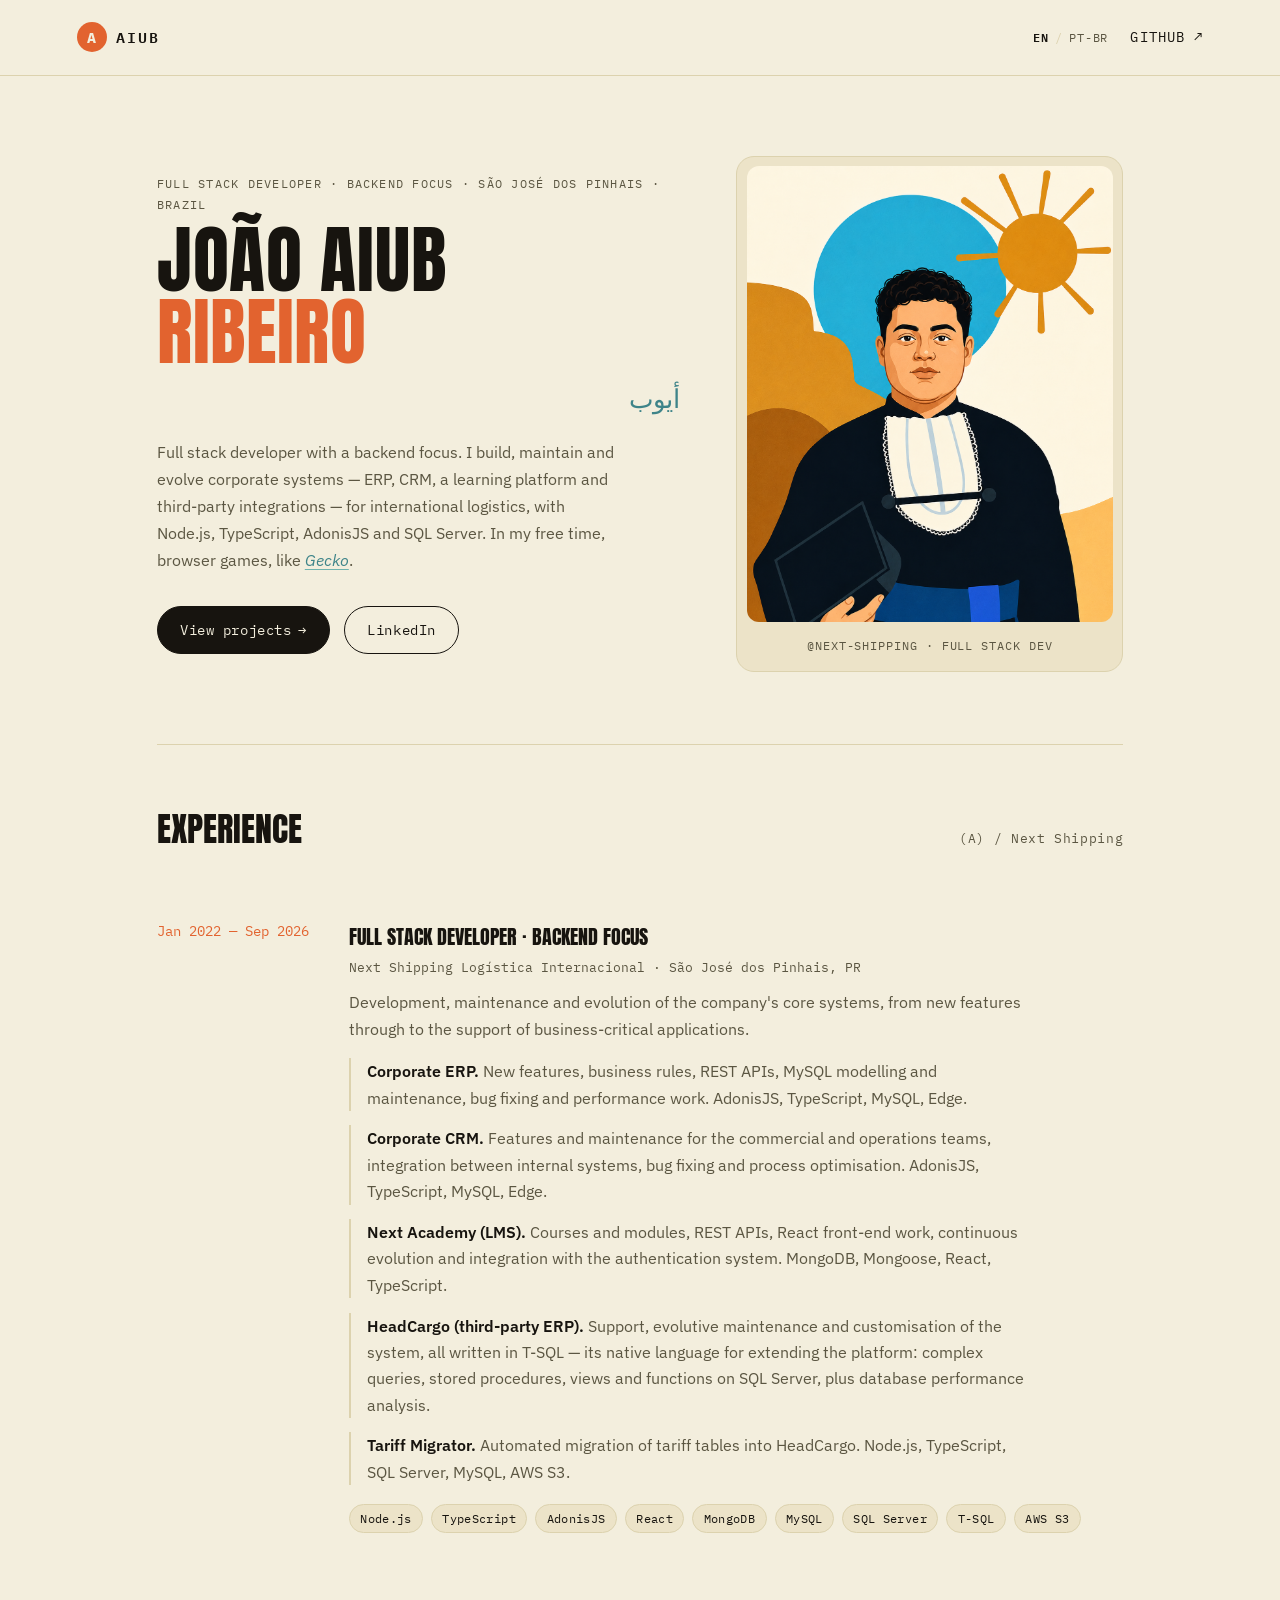
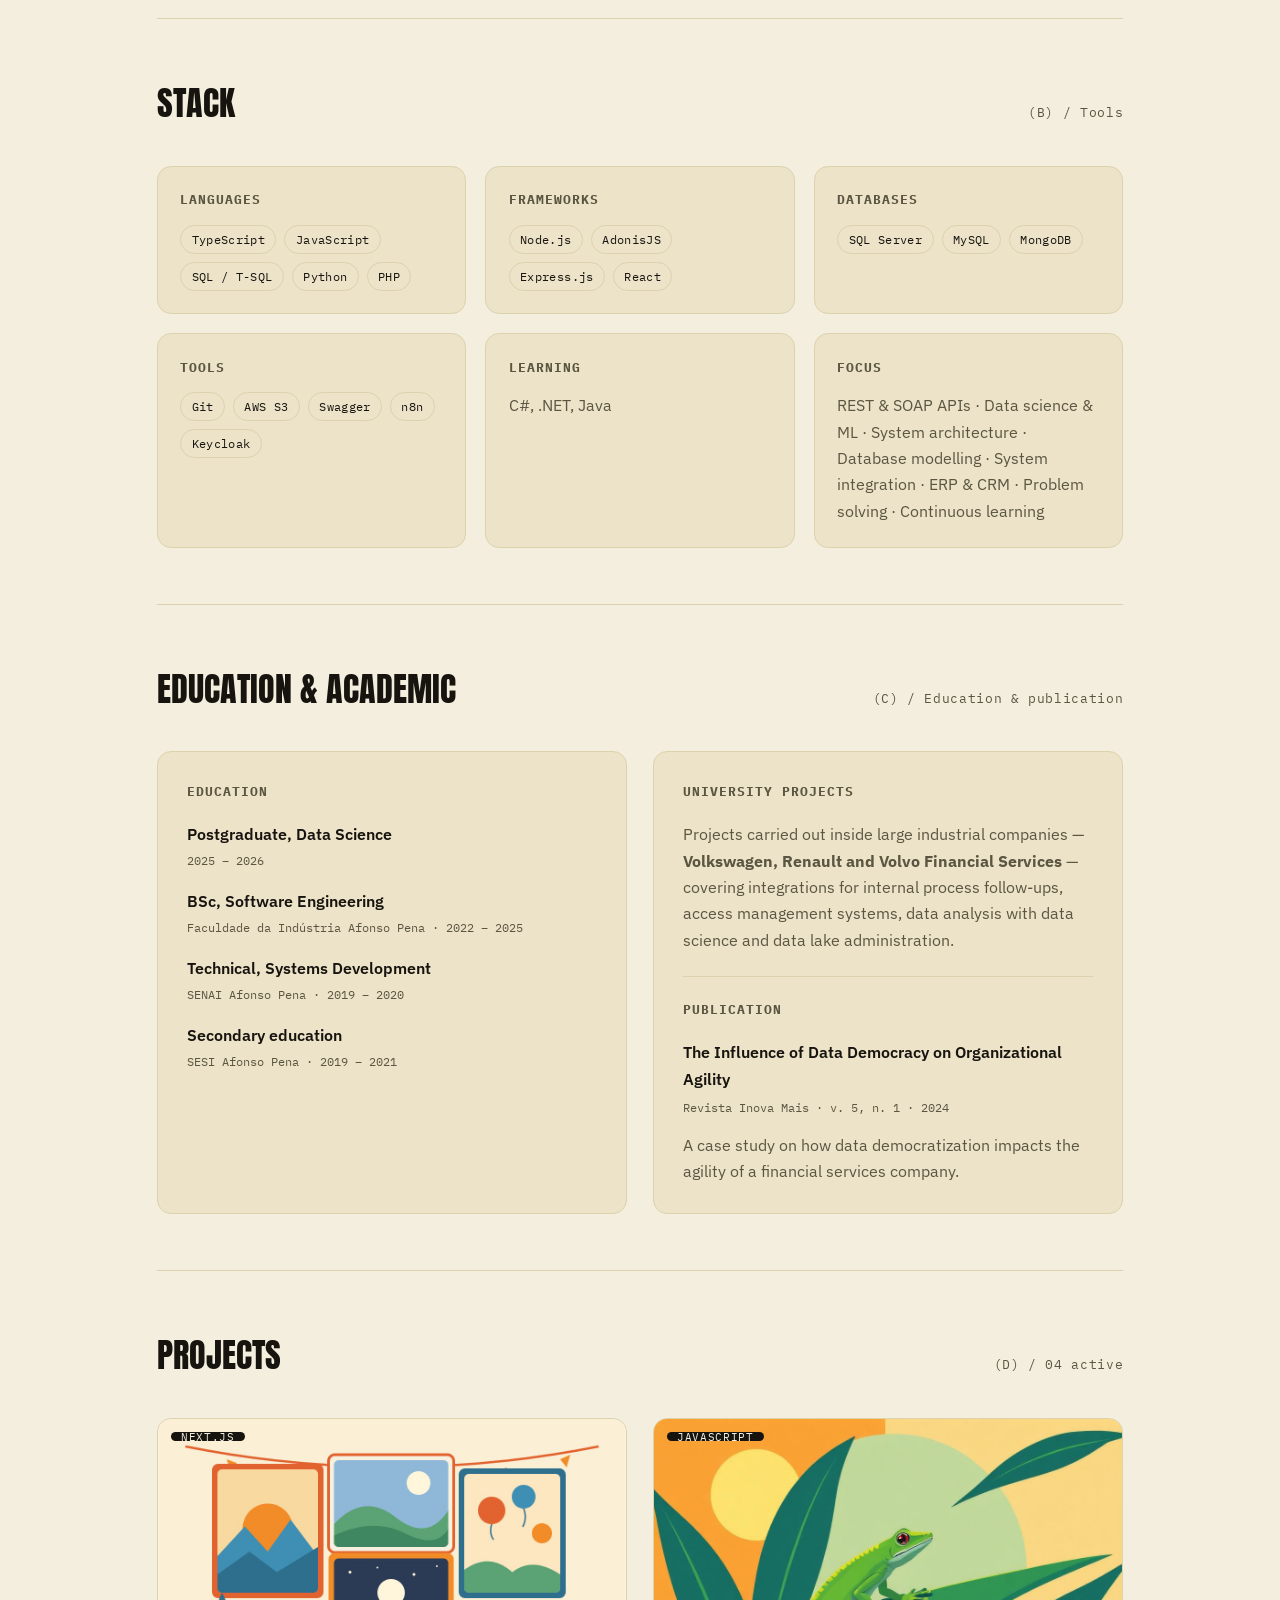
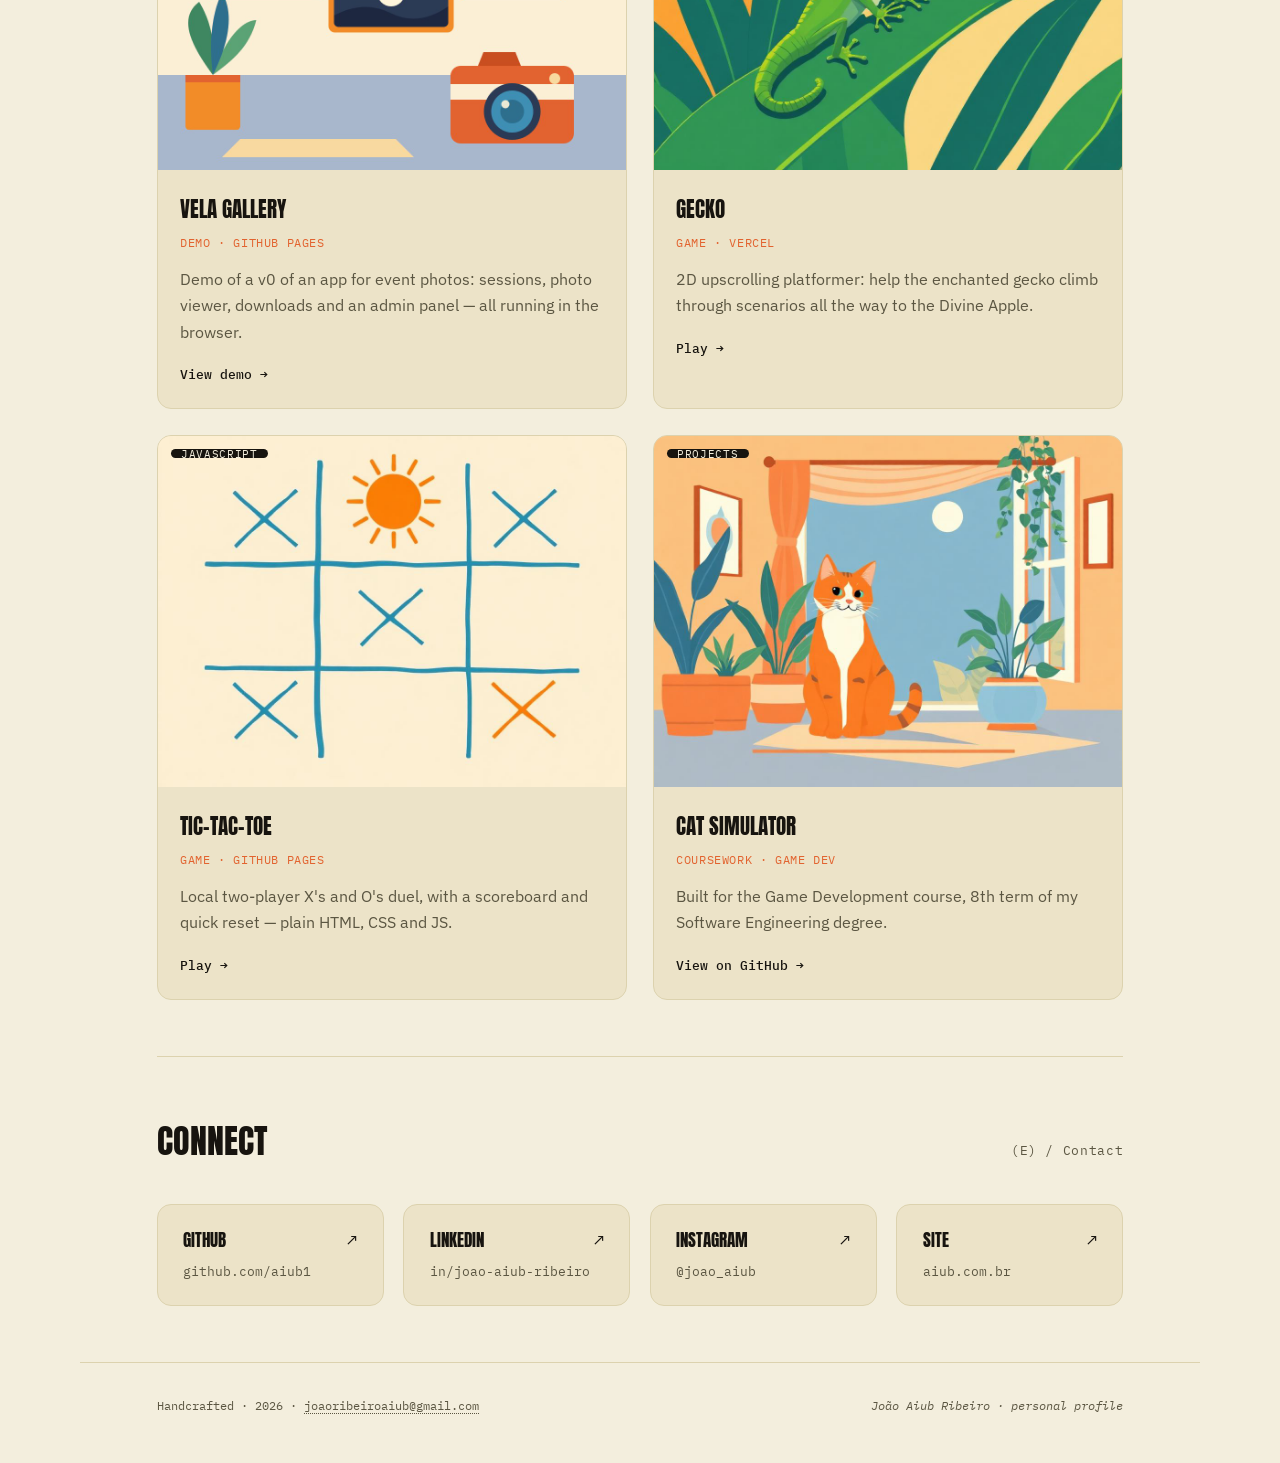
<file: index.html>
<!DOCTYPE html>
<html lang="en">
<head>
<meta charset="UTF-8">
<meta name="viewport" content="width=device-width, initial-scale=1.0">
<title>João Aiub Ribeiro — Full Stack Developer</title>
<meta name="description" content="Portfolio of João Aiub Ribeiro, Full Stack Developer with a backend focus, working with Node.js, TypeScript and SQL.">
<link rel="icon" href="data:image/svg+xml,<svg xmlns=%22http://www.w3.org/2000/svg%22 viewBox=%220 0 100 100%22><rect width=%22100%22 height=%22100%22 rx=%2220%22 fill=%22%23E2632F%22/><text x=%2250%22 y=%2270%22 font-size=%2260%22 font-family=%22sans-serif%22 font-weight=%22900%22 fill=%22%23FBF6E9%22 text-anchor=%22middle%22>A</text></svg>">
<link rel="preconnect" href="https://fonts.googleapis.com">
<link rel="preconnect" href="https://fonts.gstatic.com" crossorigin>
<link href="https://fonts.googleapis.com/css2?family=Anton&family=IBM+Plex+Mono:wght@400;500;600&family=IBM+Plex+Sans:wght@400;500;600;700&display=swap" rel="stylesheet">
<link rel="stylesheet" href="style.css">
</head>
<body>

<header class="nav">
  <a href="#top" class="brand">
    <span class="brand-mark">A</span>
    <span class="brand-word">AIUB</span>
  </a>
  <div class="nav-right">
    <div class="lang-switch">
      <span class="lang-current">EN</span>
      <span class="lang-sep">/</span>
      <a href="pt.html">PT-BR</a>
    </div>
    <a class="nav-link" href="https://github.com/aiub1" target="_blank" rel="noopener">GITHUB <span class="arrow">↗︎</span></a>
  </div>
</header>

<main>

  <section id="top" class="hero">
    <div class="hero-text">
      <p class="eyebrow">Full Stack Developer · Backend focus · São José dos Pinhais · Brazil</p>
      <h1 class="hero-name">
        JOÃO AIUB<br><span class="accent-ink">RIBEIRO</span>
      </h1>
      <p class="hero-arabic" dir="rtl" lang="ar">أيوب</p>
      <p class="hero-desc">
        Full stack developer with a backend focus. I build, maintain and evolve corporate systems —
        ERP, CRM, a learning platform and third-party integrations — for international logistics,
        with Node.js, TypeScript, AdonisJS and SQL Server. In my free time, browser games, like
        <a class="inline-link" href="https://gecko-html.vercel.app" target="_blank" rel="noopener">Gecko</a>.
      </p>
      <div class="hero-actions">
        <a class="btn btn-solid" href="#projects">View projects <span class="arrow">→</span></a>
        <a class="btn btn-outline" href="https://www.linkedin.com/in/joao-aiub-ribeiro-6a6522212/?locale=en-US" target="_blank" rel="noopener">LinkedIn</a>
      </div>
    </div>

    <figure class="hero-figure">
      <img src="assets/hero-desk.jpg" alt="Illustration of João working on a laptop, with a sun and a plant around him">
      <figcaption>@next-shipping · full stack dev</figcaption>
    </figure>
  </section>

  <section class="section" id="experience">
    <div class="section-head">
      <h2>Experience</h2>
      <span class="section-index">(A) / Next Shipping</span>
    </div>

    <ol class="timeline">
      <li class="timeline-item">
        <div class="timeline-when">Jan 2022 — Sep 2026</div>
        <div class="timeline-body">
          <h3>Full Stack Developer · backend focus</h3>
          <p class="timeline-org">Next Shipping Logística Internacional · São José dos Pinhais, PR</p>
          <p>Development, maintenance and evolution of the company's core systems, from new features through to the support of business-critical applications.</p>
          <ul class="work-list">
            <li><strong>Corporate ERP.</strong> New features, business rules, REST APIs, MySQL modelling and maintenance, bug fixing and performance work. AdonisJS, TypeScript, MySQL, Edge.</li>
            <li><strong>Corporate CRM.</strong> Features and maintenance for the commercial and operations teams, integration between internal systems, bug fixing and process optimisation. AdonisJS, TypeScript, MySQL, Edge.</li>
            <li><strong>Next Academy (LMS).</strong> Courses and modules, REST APIs, React front-end work, continuous evolution and integration with the authentication system. MongoDB, Mongoose, React, TypeScript.</li>
            <li><strong>HeadCargo (third-party ERP).</strong> Support, evolutive maintenance and customisation of the system, all written in T-SQL — its native language for extending the platform: complex queries, stored procedures, views and functions on SQL Server, plus database performance analysis.</li>
            <li><strong>Tariff Migrator.</strong> Automated migration of tariff tables into HeadCargo. Node.js, TypeScript, SQL Server, MySQL, AWS S3.</li>
          </ul>
          <div class="tags">
            <span>Node.js</span><span>TypeScript</span><span>AdonisJS</span><span>React</span><span>MongoDB</span><span>MySQL</span><span>SQL Server</span><span>T-SQL</span><span>AWS S3</span>
          </div>
        </div>
      </li>
    </ol>
  </section>

  <section class="section" id="stack">
    <div class="section-head">
      <h2>Stack</h2>
      <span class="section-index">(B) / Tools</span>
    </div>

    <div class="stack-grid">
      <div class="card">
        <h3 class="card-label">Languages</h3>
        <div class="tags"><span>TypeScript</span><span>JavaScript</span><span>SQL / T-SQL</span><span>Python</span><span>PHP</span></div>
      </div>
      <div class="card">
        <h3 class="card-label">Frameworks</h3>
        <div class="tags"><span>Node.js</span><span>AdonisJS</span><span>Express.js</span><span>React</span></div>
      </div>
      <div class="card">
        <h3 class="card-label">Databases</h3>
        <div class="tags"><span>SQL Server</span><span>MySQL</span><span>MongoDB</span></div>
      </div>
      <div class="card">
        <h3 class="card-label">Tools</h3>
        <div class="tags"><span>Git</span><span>AWS S3</span><span>Swagger</span><span>n8n</span><span>Keycloak</span></div>
      </div>
      <div class="card">
        <h3 class="card-label">Learning</h3>
        <p class="card-text">C#, .NET, Java</p>
      </div>
      <div class="card">
        <h3 class="card-label">Focus</h3>
        <p class="card-text">REST &amp; SOAP APIs · Data science &amp; ML · System architecture · Database modelling · System integration · ERP &amp; CRM · Problem solving · Continuous learning</p>
      </div>
    </div>
  </section>

  <section class="section" id="education">
    <div class="section-head">
      <h2>Education &amp; Academic</h2>
      <span class="section-index">(C) / Education &amp; publication</span>
    </div>

    <div class="grid-2">
      <div class="card">
        <h3 class="card-label">Education</h3>
        <div class="edu-item">
          <p class="edu-title">Postgraduate, Data Science</p>
          <p class="edu-meta">2025 – 2026</p>
        </div>
        <div class="edu-item">
          <p class="edu-title">BSc, Software Engineering</p>
          <p class="edu-meta">Faculdade da Indústria Afonso Pena · 2022 – 2025</p>
        </div>
        <div class="edu-item">
          <p class="edu-title">Technical, Systems Development</p>
          <p class="edu-meta">SENAI Afonso Pena · 2019 – 2020</p>
        </div>
        <div class="edu-item">
          <p class="edu-title">Secondary education</p>
          <p class="edu-meta">SESI Afonso Pena · 2019 – 2021</p>
        </div>
      </div>

      <div class="card">
        <h3 class="card-label">University projects</h3>
        <p class="card-text">Projects carried out inside large industrial companies — <strong>Volkswagen, Renault and Volvo Financial Services</strong> — covering integrations for internal process follow-ups, access management systems, data analysis with data science and data lake administration.</p>
        <hr class="card-sep">
        <h3 class="card-label">Publication</h3>
        <p class="pub-title">The Influence of Data Democracy on Organizational Agility</p>
        <p class="edu-meta">Revista Inova Mais · v. 5, n. 1 · 2024</p>
        <p class="pub-desc">A case study on how data democratization impacts the agility of a financial services company.</p>
      </div>
    </div>
  </section>

  <section class="section" id="projects">
    <div class="section-head">
      <h2>Projects</h2>
      <span class="section-index">(D) / 04 active</span>
    </div>

    <div class="projects-grid">

      <a class="project-card" href="https://aiub1.github.io/vela-gallery-demo/" target="_blank" rel="noopener">
        <div class="project-media">
          <span class="chip">Next.js</span>
          <img src="assets/project-vela.jpg" alt="Illustration of framed event photos hung on a string above an orange camera and a potted plant">
        </div>
        <div class="project-body">
          <h3>Vela Gallery</h3>
          <p class="project-sub">Demo · GitHub Pages</p>
          <p>Demo of a v0 of an app for event photos: sessions, photo viewer, downloads and an admin panel — all running in the browser.</p>
          <span class="project-link">View demo <span class="arrow">→</span></span>
        </div>
      </a>

      <a class="project-card" href="https://gecko-html.vercel.app" target="_blank" rel="noopener">
        <div class="project-media">
          <span class="chip">JavaScript</span>
          <img src="assets/project-gecko.jpg" alt="Illustration of a green gecko on a leaf, from the Jumping Gecko game">
        </div>
        <div class="project-body">
          <h3>Gecko</h3>
          <p class="project-sub">Game · Vercel</p>
          <p>2D upscrolling platformer: help the enchanted gecko climb through scenarios all the way to the Divine Apple.</p>
          <span class="project-link">Play <span class="arrow">→</span></span>
        </div>
      </a>

      <a class="project-card" href="https://aiub1.github.io/jogo_da_velha/" target="_blank" rel="noopener">
        <div class="project-media">
          <span class="chip">JavaScript</span>
          <img src="assets/project-tictactoe.jpg" alt="Illustration of a hand-drawn tic-tac-toe board with orange X and blue O">
        </div>
        <div class="project-body">
          <h3>Tic-Tac-Toe</h3>
          <p class="project-sub">Game · GitHub Pages</p>
          <p>Local two-player X's and O's duel, with a scoreboard and quick reset — plain HTML, CSS and JS.</p>
          <span class="project-link">Play <span class="arrow">→</span></span>
        </div>
      </a>

      <a class="project-card" href="https://github.com/aiub1/cat_simulator" target="_blank" rel="noopener">
        <div class="project-media">
          <span class="chip">Projects</span>
          <img src="assets/project-cat.jpg" alt="Illustration of an orange cat sitting in a room with plants and a moonlit window">
        </div>
        <div class="project-body">
          <h3>Cat Simulator</h3>
          <p class="project-sub">Coursework · Game Dev</p>
          <p>Built for the Game Development course, 8th term of my Software Engineering degree.</p>
          <span class="project-link">View on GitHub <span class="arrow">→</span></span>
        </div>
      </a>

    </div>
  </section>

  <section class="section" id="connect">
    <div class="section-head">
      <h2>Connect</h2>
      <span class="section-index">(E) / Contact</span>
    </div>

    <div class="grid-4">
      <a class="contact-card" href="https://github.com/aiub1" target="_blank" rel="noopener">
        <span class="contact-title">GitHub<span class="arrow">↗︎</span></span>
        <span class="contact-meta">github.com/aiub1</span>
      </a>
      <a class="contact-card" href="https://www.linkedin.com/in/joao-aiub-ribeiro-6a6522212/?locale=en-US" target="_blank" rel="noopener">
        <span class="contact-title">LinkedIn<span class="arrow">↗︎</span></span>
        <span class="contact-meta">in/joao-aiub-ribeiro</span>
      </a>
      <a class="contact-card" href="https://instagram.com/joao_aiub" target="_blank" rel="noopener">
        <span class="contact-title">Instagram<span class="arrow">↗︎</span></span>
        <span class="contact-meta">@joao_aiub</span>
      </a>
      <a class="contact-card" href="#top">
        <span class="contact-title">Site<span class="arrow">↗︎</span></span>
        <span class="contact-meta">aiub.com.br</span>
      </a>
    </div>
  </section>

</main>

<footer class="footer">
  <span>Handcrafted · <span id="year"></span> · <a class="footer-mail" href="mailto:joaoribeiroaiub@gmail.com">joaoribeiroaiub@gmail.com</a></span>
  <span class="footer-sig">João Aiub Ribeiro · personal profile</span>
</footer>

<script src="script.js"></script>
</body>
</html>
</file>
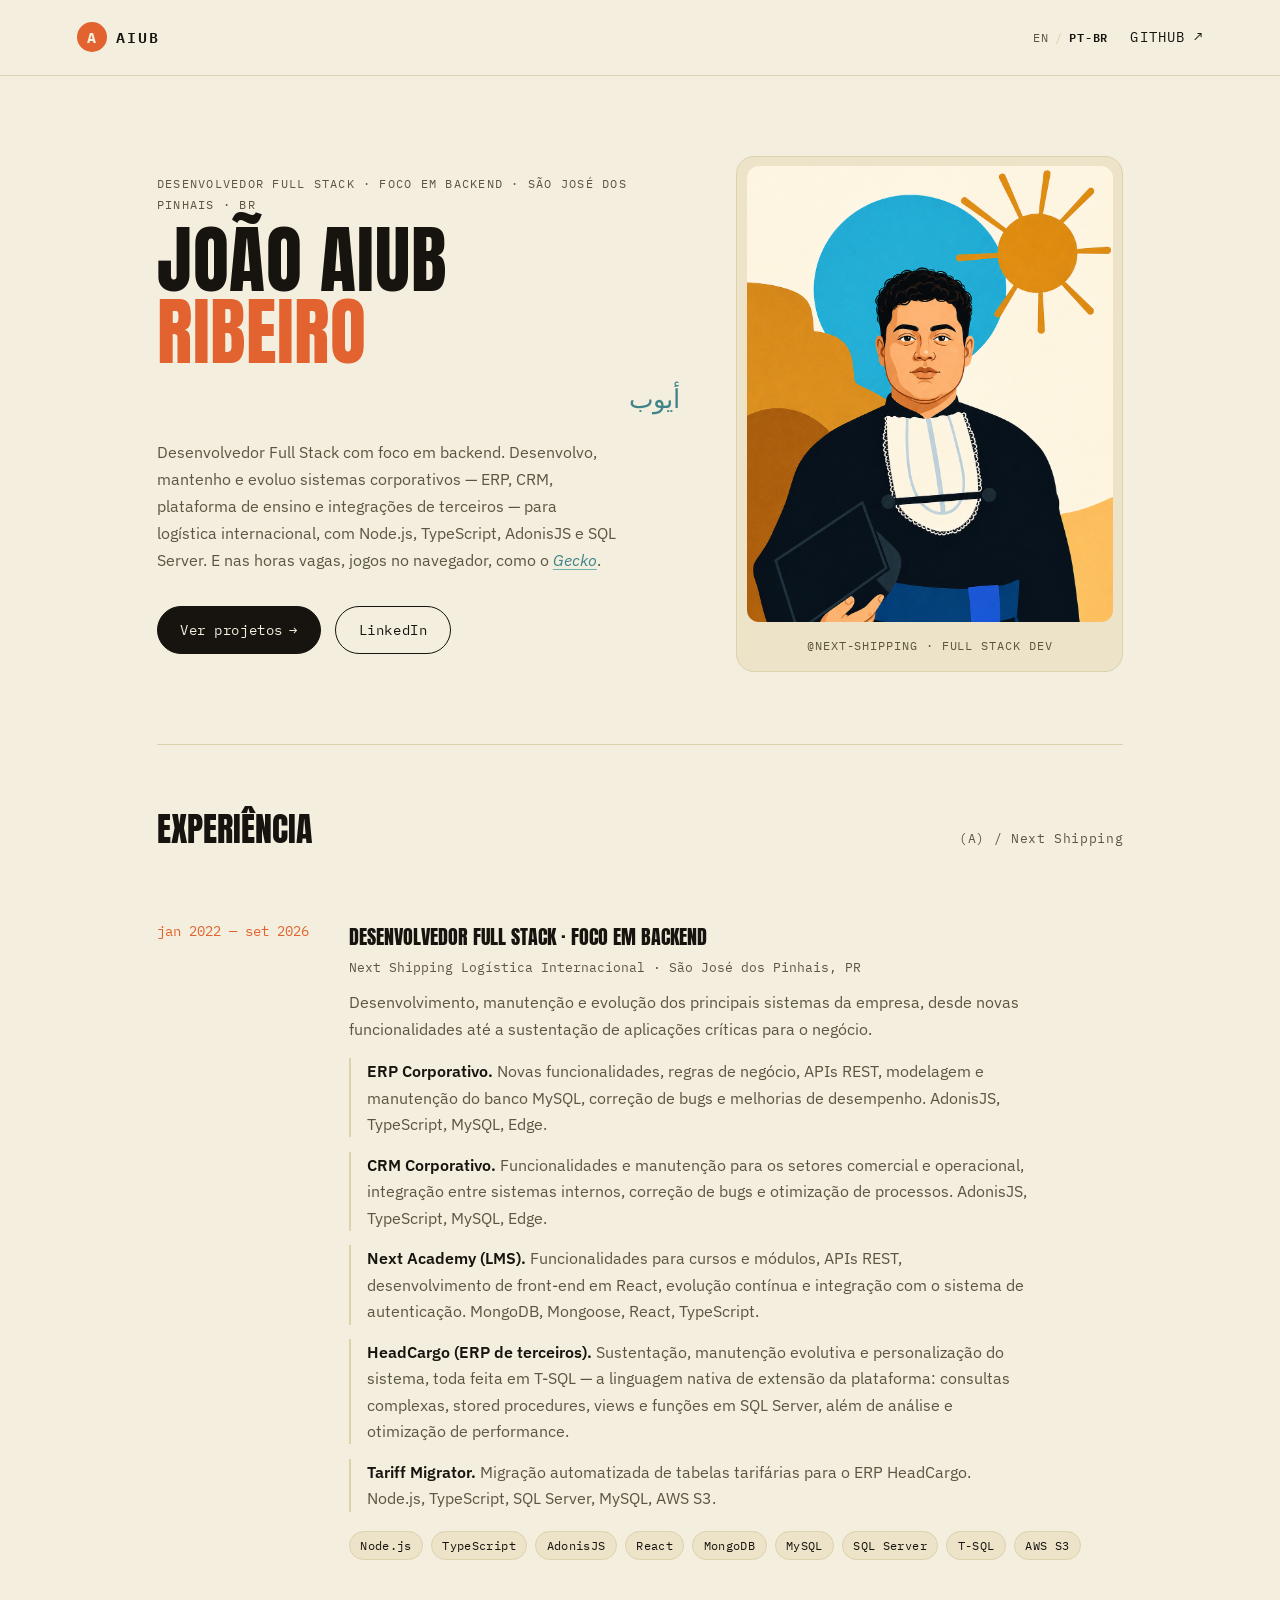
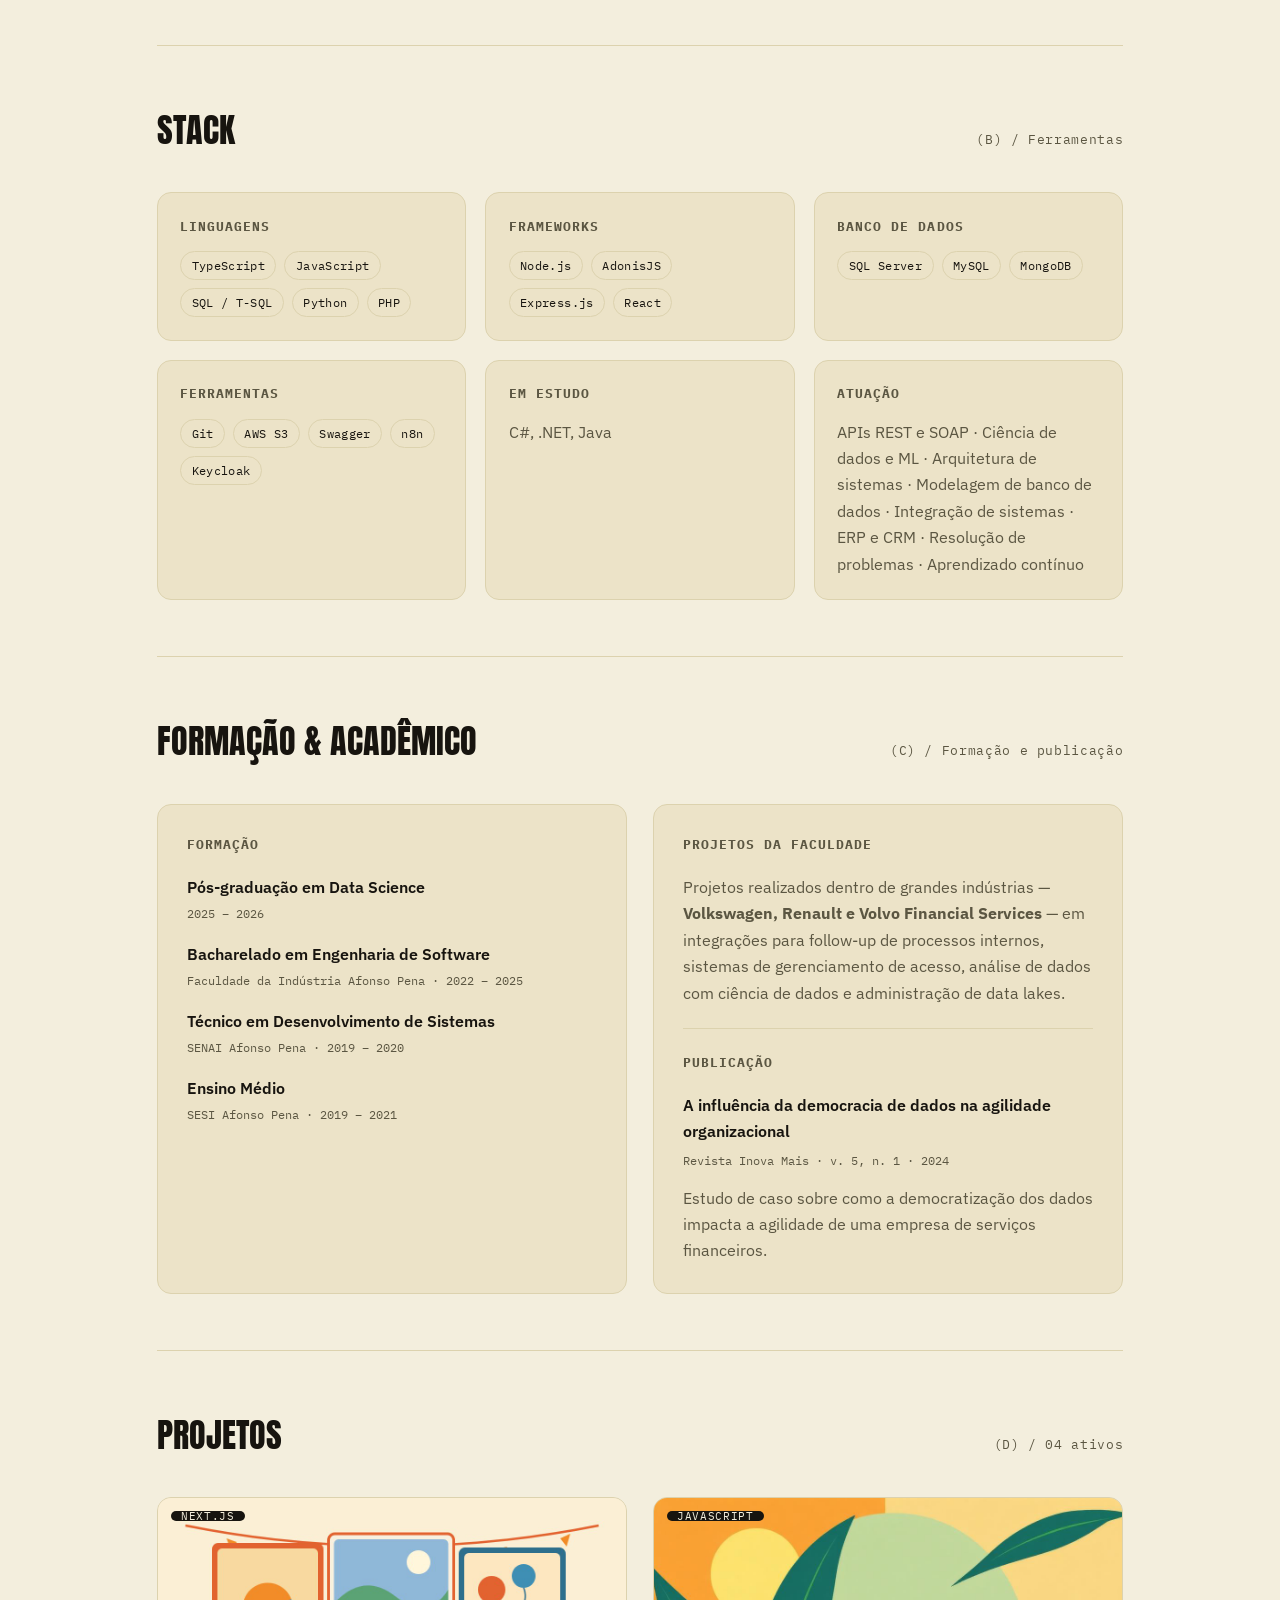
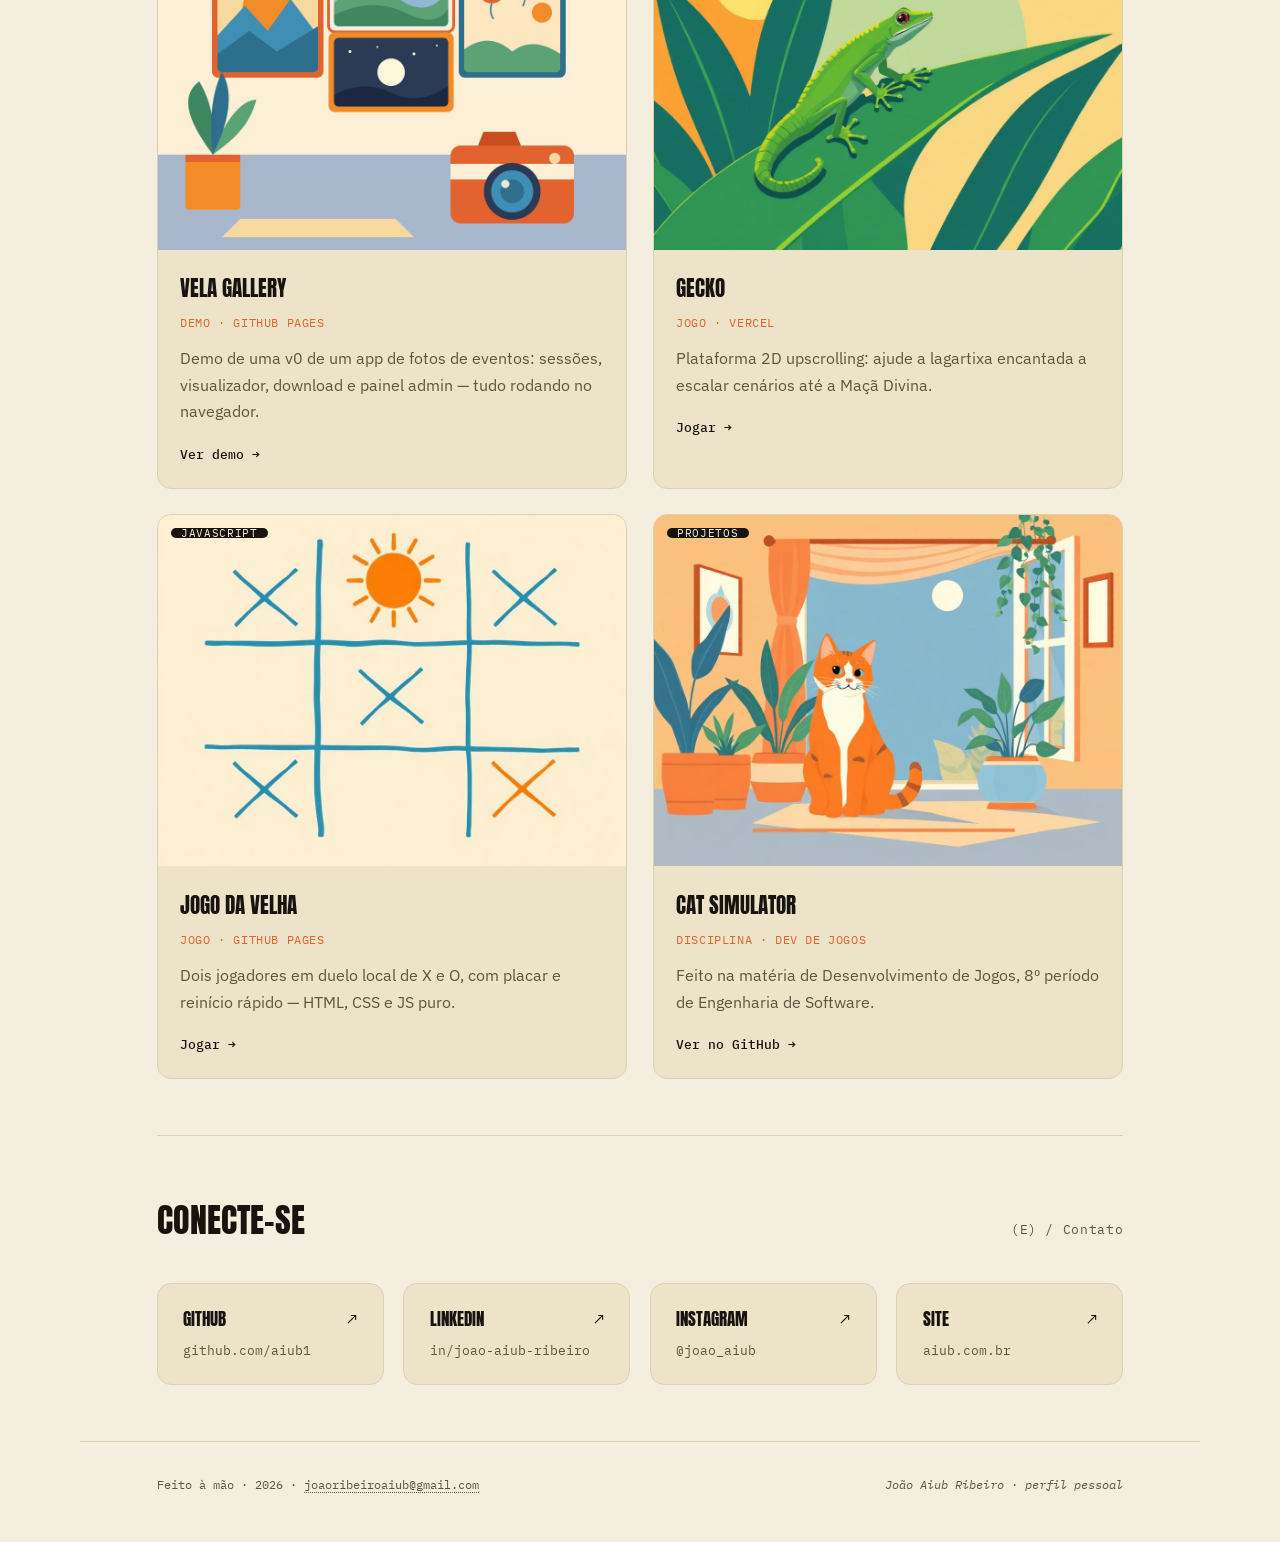
<file: pt.html>
<!DOCTYPE html>
<html lang="pt-br">
<head>
<meta charset="UTF-8">
<meta name="viewport" content="width=device-width, initial-scale=1.0">
<title>João Aiub Ribeiro — Desenvolvedor Full Stack</title>
<meta name="description" content="Portfólio de João Aiub Ribeiro, Desenvolvedor Full Stack com foco em backend, em Node.js, TypeScript e SQL.">
<link rel="icon" href="data:image/svg+xml,<svg xmlns=%22http://www.w3.org/2000/svg%22 viewBox=%220 0 100 100%22><rect width=%22100%22 height=%22100%22 rx=%2220%22 fill=%22%23E2632F%22/><text x=%2250%22 y=%2270%22 font-size=%2260%22 font-family=%22sans-serif%22 font-weight=%22900%22 fill=%22%23FBF6E9%22 text-anchor=%22middle%22>A</text></svg>">
<link rel="preconnect" href="https://fonts.googleapis.com">
<link rel="preconnect" href="https://fonts.gstatic.com" crossorigin>
<link href="https://fonts.googleapis.com/css2?family=Anton&family=IBM+Plex+Mono:wght@400;500;600&family=IBM+Plex+Sans:wght@400;500;600;700&display=swap" rel="stylesheet">
<link rel="stylesheet" href="style.css">
</head>
<body>

<header class="nav">
  <a href="#top" class="brand">
    <span class="brand-mark">A</span>
    <span class="brand-word">AIUB</span>
  </a>
  <div class="nav-right">
    <div class="lang-switch">
      <a href="index.html">EN</a>
      <span class="lang-sep">/</span>
      <span class="lang-current">PT-BR</span>
    </div>
    <a class="nav-link" href="https://github.com/aiub1" target="_blank" rel="noopener">GITHUB <span class="arrow">↗︎</span></a>
  </div>
</header>

<main>

  <section id="top" class="hero">
    <div class="hero-text">
      <p class="eyebrow">Desenvolvedor Full Stack · Foco em backend · São José dos Pinhais · BR</p>
      <h1 class="hero-name">
        JOÃO AIUB<br><span class="accent-ink">RIBEIRO</span>
      </h1>
      <p class="hero-arabic" dir="rtl" lang="ar">أيوب</p>
      <p class="hero-desc">
        Desenvolvedor Full Stack com foco em backend. Desenvolvo, mantenho e evoluo sistemas corporativos —
        ERP, CRM, plataforma de ensino e integrações de terceiros — para logística internacional,
        com Node.js, TypeScript, AdonisJS e SQL Server. E nas horas vagas, jogos no navegador, como o
        <a class="inline-link" href="https://gecko-html.vercel.app" target="_blank" rel="noopener">Gecko</a>.
      </p>
      <div class="hero-actions">
        <a class="btn btn-solid" href="#projetos">Ver projetos <span class="arrow">→</span></a>
        <a class="btn btn-outline" href="https://www.linkedin.com/in/joao-aiub-ribeiro-6a6522212/?locale=pt-BR" target="_blank" rel="noopener">LinkedIn</a>
      </div>
    </div>

    <figure class="hero-figure">
      <img src="assets/hero-desk.jpg" alt="Ilustração de João trabalhando em um laptop, com sol e planta ao redor">
      <figcaption>@next-shipping · full stack dev</figcaption>
    </figure>
  </section>

  <section class="section" id="experiencia">
    <div class="section-head">
      <h2>Experiência</h2>
      <span class="section-index">(A) / Next Shipping</span>
    </div>

    <ol class="timeline">
      <li class="timeline-item">
        <div class="timeline-when">jan 2022 — set 2026</div>
        <div class="timeline-body">
          <h3>Desenvolvedor Full Stack · foco em backend</h3>
          <p class="timeline-org">Next Shipping Logística Internacional · São José dos Pinhais, PR</p>
          <p>Desenvolvimento, manutenção e evolução dos principais sistemas da empresa, desde novas funcionalidades até a sustentação de aplicações críticas para o negócio.</p>
          <ul class="work-list">
            <li><strong>ERP Corporativo.</strong> Novas funcionalidades, regras de negócio, APIs REST, modelagem e manutenção do banco MySQL, correção de bugs e melhorias de desempenho. AdonisJS, TypeScript, MySQL, Edge.</li>
            <li><strong>CRM Corporativo.</strong> Funcionalidades e manutenção para os setores comercial e operacional, integração entre sistemas internos, correção de bugs e otimização de processos. AdonisJS, TypeScript, MySQL, Edge.</li>
            <li><strong>Next Academy (LMS).</strong> Funcionalidades para cursos e módulos, APIs REST, desenvolvimento de front-end em React, evolução contínua e integração com o sistema de autenticação. MongoDB, Mongoose, React, TypeScript.</li>
            <li><strong>HeadCargo (ERP de terceiros).</strong> Sustentação, manutenção evolutiva e personalização do sistema, toda feita em T-SQL — a linguagem nativa de extensão da plataforma: consultas complexas, stored procedures, views e funções em SQL Server, além de análise e otimização de performance.</li>
            <li><strong>Tariff Migrator.</strong> Migração automatizada de tabelas tarifárias para o ERP HeadCargo. Node.js, TypeScript, SQL Server, MySQL, AWS S3.</li>
          </ul>
          <div class="tags">
            <span>Node.js</span><span>TypeScript</span><span>AdonisJS</span><span>React</span><span>MongoDB</span><span>MySQL</span><span>SQL Server</span><span>T-SQL</span><span>AWS S3</span>
          </div>
        </div>
      </li>
    </ol>
  </section>

  <section class="section" id="stack">
    <div class="section-head">
      <h2>Stack</h2>
      <span class="section-index">(B) / Ferramentas</span>
    </div>

    <div class="stack-grid">
      <div class="card">
        <h3 class="card-label">Linguagens</h3>
        <div class="tags"><span>TypeScript</span><span>JavaScript</span><span>SQL / T-SQL</span><span>Python</span><span>PHP</span></div>
      </div>
      <div class="card">
        <h3 class="card-label">Frameworks</h3>
        <div class="tags"><span>Node.js</span><span>AdonisJS</span><span>Express.js</span><span>React</span></div>
      </div>
      <div class="card">
        <h3 class="card-label">Banco de dados</h3>
        <div class="tags"><span>SQL Server</span><span>MySQL</span><span>MongoDB</span></div>
      </div>
      <div class="card">
        <h3 class="card-label">Ferramentas</h3>
        <div class="tags"><span>Git</span><span>AWS S3</span><span>Swagger</span><span>n8n</span><span>Keycloak</span></div>
      </div>
      <div class="card">
        <h3 class="card-label">Em estudo</h3>
        <p class="card-text">C#, .NET, Java</p>
      </div>
      <div class="card">
        <h3 class="card-label">Atuação</h3>
        <p class="card-text">APIs REST e SOAP · Ciência de dados e ML · Arquitetura de sistemas · Modelagem de banco de dados · Integração de sistemas · ERP e CRM · Resolução de problemas · Aprendizado contínuo</p>
      </div>
    </div>
  </section>

  <section class="section" id="formacao">
    <div class="section-head">
      <h2>Formação &amp; Acadêmico</h2>
      <span class="section-index">(C) / Formação e publicação</span>
    </div>

    <div class="grid-2">
      <div class="card">
        <h3 class="card-label">Formação</h3>
        <div class="edu-item">
          <p class="edu-title">Pós-graduação em Data Science</p>
          <p class="edu-meta">2025 – 2026</p>
        </div>
        <div class="edu-item">
          <p class="edu-title">Bacharelado em Engenharia de Software</p>
          <p class="edu-meta">Faculdade da Indústria Afonso Pena · 2022 – 2025</p>
        </div>
        <div class="edu-item">
          <p class="edu-title">Técnico em Desenvolvimento de Sistemas</p>
          <p class="edu-meta">SENAI Afonso Pena · 2019 – 2020</p>
        </div>
        <div class="edu-item">
          <p class="edu-title">Ensino Médio</p>
          <p class="edu-meta">SESI Afonso Pena · 2019 – 2021</p>
        </div>
      </div>

      <div class="card">
        <h3 class="card-label">Projetos da faculdade</h3>
        <p class="card-text">Projetos realizados dentro de grandes indústrias — <strong>Volkswagen, Renault e Volvo Financial Services</strong> — em integrações para follow-up de processos internos, sistemas de gerenciamento de acesso, análise de dados com ciência de dados e administração de data lakes.</p>
        <hr class="card-sep">
        <h3 class="card-label">Publicação</h3>
        <p class="pub-title">A influência da democracia de dados na agilidade organizacional</p>
        <p class="edu-meta">Revista Inova Mais · v. 5, n. 1 · 2024</p>
        <p class="pub-desc">Estudo de caso sobre como a democratização dos dados impacta a agilidade de uma empresa de serviços financeiros.</p>
      </div>
    </div>
  </section>

  <section class="section" id="projetos">
    <div class="section-head">
      <h2>Projetos</h2>
      <span class="section-index">(D) / 04 ativos</span>
    </div>

    <div class="projects-grid">

      <a class="project-card" href="https://aiub1.github.io/vela-gallery-demo/" target="_blank" rel="noopener">
        <div class="project-media">
          <span class="chip">Next.js</span>
          <img src="assets/project-vela.jpg" alt="Ilustração de fotos de evento emolduradas penduradas em um varal, sobre uma câmera laranja e um vaso de planta">
        </div>
        <div class="project-body">
          <h3>Vela Gallery</h3>
          <p class="project-sub">Demo · GitHub Pages</p>
          <p>Demo de uma v0 de um app de fotos de eventos: sessões, visualizador, download e painel admin — tudo rodando no navegador.</p>
          <span class="project-link">Ver demo <span class="arrow">→</span></span>
        </div>
      </a>

      <a class="project-card" href="https://gecko-html.vercel.app" target="_blank" rel="noopener">
        <div class="project-media">
          <span class="chip">JavaScript</span>
          <img src="assets/project-gecko.jpg" alt="Ilustração de uma lagartixa verde em uma folha, jogo Jumping Gecko">
        </div>
        <div class="project-body">
          <h3>Gecko</h3>
          <p class="project-sub">Jogo · Vercel</p>
          <p>Plataforma 2D upscrolling: ajude a lagartixa encantada a escalar cenários até a Maçã Divina.</p>
          <span class="project-link">Jogar <span class="arrow">→</span></span>
        </div>
      </a>

      <a class="project-card" href="https://aiub1.github.io/jogo_da_velha/" target="_blank" rel="noopener">
        <div class="project-media">
          <span class="chip">JavaScript</span>
          <img src="assets/project-tictactoe.jpg" alt="Ilustração de um tabuleiro de jogo da velha desenhado à mão, com X laranja e O azul">
        </div>
        <div class="project-body">
          <h3>Jogo da Velha</h3>
          <p class="project-sub">Jogo · GitHub Pages</p>
          <p>Dois jogadores em duelo local de X e O, com placar e reinício rápido — HTML, CSS e JS puro.</p>
          <span class="project-link">Jogar <span class="arrow">→</span></span>
        </div>
      </a>

      <a class="project-card" href="https://github.com/aiub1/cat_simulator" target="_blank" rel="noopener">
        <div class="project-media">
          <span class="chip">Projetos</span>
          <img src="assets/project-cat.jpg" alt="Ilustração de um gato laranja sentado em uma sala com plantas e janela ao luar">
        </div>
        <div class="project-body">
          <h3>Cat Simulator</h3>
          <p class="project-sub">Disciplina · Dev de Jogos</p>
          <p>Feito na matéria de Desenvolvimento de Jogos, 8º período de Engenharia de Software.</p>
          <span class="project-link">Ver no GitHub <span class="arrow">→</span></span>
        </div>
      </a>

    </div>
  </section>

  <section class="section" id="conecte">
    <div class="section-head">
      <h2>Conecte-se</h2>
      <span class="section-index">(E) / Contato</span>
    </div>

    <div class="grid-4">
      <a class="contact-card" href="https://github.com/aiub1" target="_blank" rel="noopener">
        <span class="contact-title">GitHub<span class="arrow">↗︎</span></span>
        <span class="contact-meta">github.com/aiub1</span>
      </a>
      <a class="contact-card" href="https://www.linkedin.com/in/joao-aiub-ribeiro-6a6522212/?locale=pt-BR" target="_blank" rel="noopener">
        <span class="contact-title">LinkedIn<span class="arrow">↗︎</span></span>
        <span class="contact-meta">in/joao-aiub-ribeiro</span>
      </a>
      <a class="contact-card" href="https://instagram.com/joao_aiub" target="_blank" rel="noopener">
        <span class="contact-title">Instagram<span class="arrow">↗︎</span></span>
        <span class="contact-meta">@joao_aiub</span>
      </a>
      <a class="contact-card" href="#top">
        <span class="contact-title">Site<span class="arrow">↗︎</span></span>
        <span class="contact-meta">aiub.com.br</span>
      </a>
    </div>
  </section>

</main>

<footer class="footer">
  <span>Feito à mão · <span id="year"></span> · <a class="footer-mail" href="mailto:joaoribeiroaiub@gmail.com">joaoribeiroaiub@gmail.com</a></span>
  <span class="footer-sig">João Aiub Ribeiro · perfil pessoal</span>
</footer>

<script src="script.js"></script>
</body>
</html>
</file>
<file: style.css>
:root {
  --bg: #F3EEDD;
  --surface: #ECE3C8;
  --ink: #17140F;
  --ink-soft: #5B5642;
  --accent: #E2632F;
  --accent-2: #6FB3AE;
  --accent-2-dark: #3E8489;
  --leaf: #5C9E68;
  --terracotta: #B9622E;
  --line: #DCD2AE;

  --font-display: 'Anton', 'Archivo Black', sans-serif;
  --font-body: 'IBM Plex Sans', sans-serif;
  --font-mono: 'IBM Plex Mono', monospace;
}

* { box-sizing: border-box; }

html { scroll-behavior: smooth; }

body {
  margin: 0;
  background: var(--bg);
  color: var(--ink);
  font-family: var(--font-body);
  line-height: 1.65;
}

a { color: inherit; }

.arrow { display: inline-block; font-variant-emoji: text; font-family: var(--font-mono); transition: transform 0.15s ease; }
a:hover .arrow { transform: translateX(3px); }

/* Nav */
.nav {
  position: sticky;
  top: 0;
  z-index: 20;
  display: flex;
  align-items: center;
  justify-content: space-between;
  padding: 1.4rem 6vw;
  background: var(--bg);
  border-bottom: 1px solid var(--line);
}

.brand { display: flex; align-items: center; gap: 0.6rem; text-decoration: none; }
.brand-mark {
  width: 30px; height: 30px;
  border-radius: 50%;
  background: var(--accent);
  color: var(--bg);
  display: flex; align-items: center; justify-content: center;
  font-family: var(--font-mono);
  font-weight: 700;
  font-size: 0.95rem;
}
.brand-word {
  font-family: var(--font-mono);
  font-weight: 600;
  letter-spacing: 0.12em;
  font-size: 0.95rem;
}

.nav-right { display: flex; align-items: center; gap: 1.4rem; }

.nav-link {
  font-family: var(--font-mono);
  font-size: 0.85rem;
  letter-spacing: 0.08em;
  text-decoration: none;
  color: var(--ink);
}
.nav-link:hover { color: var(--accent); }

.lang-switch {
  display: flex;
  align-items: center;
  gap: 0.4rem;
  font-family: var(--font-mono);
  font-size: 0.78rem;
  letter-spacing: 0.06em;
  color: var(--ink-soft);
}
.lang-switch a { text-decoration: none; color: var(--ink-soft); }
.lang-switch a:hover { color: var(--accent); }
.lang-switch .lang-current { color: var(--ink); font-weight: 600; }
.lang-switch .lang-sep { color: var(--line); }

main { max-width: 1120px; margin: 0 auto; padding: 0 6vw; }

/* Hero */
.hero {
  display: grid;
  grid-template-columns: 1.15fr 0.85fr;
  gap: 3.5rem;
  align-items: center;
  padding: 5rem 0 4.5rem;
}

.eyebrow {
  font-family: var(--font-mono);
  text-transform: uppercase;
  letter-spacing: 0.1em;
  font-size: 0.78rem;
  color: var(--ink-soft);
  margin: 0 0 0.6rem;
}

.hero-name {
  font-family: var(--font-display);
  font-weight: 400;
  font-size: clamp(2.6rem, 6.4vw, 4.6rem);
  line-height: 0.98;
  letter-spacing: 0.01em;
  text-transform: uppercase;
  margin: 0 0 0.6rem;
  text-wrap: balance;
}
.accent-ink { color: var(--accent); }

.hero-arabic {
  font-size: 1.6rem;
  color: var(--accent-2-dark);
  margin: 0 0 1.2rem;
}

.hero-desc {
  max-width: 46ch;
  color: var(--ink-soft);
  font-size: 1.02rem;
  margin: 0 0 2rem;
}

.inline-link {
  font-style: italic;
  color: var(--accent-2-dark);
  text-decoration: underline;
  text-decoration-color: var(--accent-2);
  text-underline-offset: 3px;
}

.hero-actions { display: flex; gap: 0.9rem; flex-wrap: wrap; }

.btn {
  display: inline-flex;
  align-items: center;
  gap: 0.4rem;
  padding: 0.75rem 1.4rem;
  border-radius: 999px;
  font-family: var(--font-mono);
  font-size: 0.85rem;
  letter-spacing: 0.04em;
  text-decoration: none;
  border: 1.5px solid var(--ink);
  transition: transform 0.15s ease, background 0.15s ease, color 0.15s ease;
}
.btn:hover { transform: translateY(-2px); }

.btn-solid { background: var(--ink); color: var(--bg); }
.btn-solid:hover { background: var(--accent); border-color: var(--accent); color: var(--bg); }

.btn-outline { background: transparent; color: var(--ink); }
.btn-outline:hover { background: var(--ink); color: var(--bg); }

.hero-figure {
  margin: 0;
  background: var(--surface);
  border: 1px solid var(--line);
  border-radius: 18px;
  padding: 0.6rem 0.6rem 1rem;
}
.hero-figure img {
  width: 100%;
  height: auto;
  display: block;
  border-radius: 12px;
}
.hero-figure figcaption {
  margin-top: 0.9rem;
  font-family: var(--font-mono);
  font-size: 0.72rem;
  letter-spacing: 0.08em;
  text-transform: uppercase;
  color: var(--ink-soft);
  text-align: center;
}

/* Sections */
.section { padding: 3.5rem 0; border-top: 1px solid var(--line); }

.section-head {
  display: flex;
  align-items: baseline;
  justify-content: space-between;
  gap: 1rem;
  margin-bottom: 2.2rem;
  flex-wrap: wrap;
}

.section-head h2 {
  font-family: var(--font-display);
  font-weight: 400;
  text-transform: uppercase;
  font-size: clamp(1.6rem, 3vw, 2.1rem);
  margin: 0;
}

.section-index {
  font-family: var(--font-mono);
  font-size: 0.8rem;
  letter-spacing: 0.05em;
  color: var(--ink-soft);
}

/* Timeline */
.timeline { list-style: none; margin: 0; padding: 0; }

.timeline-item {
  display: grid;
  grid-template-columns: 160px 1fr;
  gap: 2rem;
  padding: 1.8rem 1.2rem;
  margin: 0 -1.2rem;
  border-top: 1px solid var(--line);
  border-radius: 10px;
  transition: background 0.18s ease;
}
.timeline-item:first-child { border-top: none; }
.timeline-item:hover { background: var(--surface); }

.timeline-when {
  font-family: var(--font-mono);
  font-size: 0.85rem;
  color: var(--accent);
  white-space: nowrap;
}

.timeline-body h3 {
  font-family: var(--font-display);
  font-weight: 400;
  text-transform: uppercase;
  font-size: 1.25rem;
  margin: 0 0 0.2rem;
}

.timeline-org {
  font-family: var(--font-mono);
  font-size: 0.82rem;
  color: var(--ink-soft);
  margin: 0 0 0.7rem;
}

.timeline-body p:not(.timeline-org) { margin: 0 0 1rem; color: var(--ink-soft); max-width: 68ch; }

.tags { display: flex; flex-wrap: wrap; gap: 0.5rem; }
.tags span {
  font-family: var(--font-mono);
  font-size: 0.72rem;
  letter-spacing: 0.03em;
  background: var(--surface);
  border: 1px solid var(--line);
  padding: 0.25rem 0.65rem;
  border-radius: 999px;
  color: var(--ink);
}

.work-list { list-style: none; margin: 0 0 1.2rem; padding: 0; display: grid; gap: 0.9rem; }
.work-list li {
  border-left: 2px solid var(--line);
  padding-left: 1rem;
  color: var(--ink-soft);
  max-width: 68ch;
}
.work-list strong { color: var(--ink); font-weight: 600; }

/* Grids */
.grid-2 { display: grid; grid-template-columns: repeat(2, minmax(0, 1fr)); gap: 1.6rem; }
.grid-4 { display: grid; grid-template-columns: repeat(4, minmax(0, 1fr)); gap: 1.2rem; }

.stack-grid { display: grid; grid-template-columns: repeat(auto-fit, minmax(240px, 1fr)); gap: 1.2rem; }
.stack-grid .card { padding: 1.4rem; }
.stack-grid .card-label { margin-bottom: 0.9rem; }
.card-text { margin: 0; color: var(--ink-soft); }

.card {
  background: var(--surface);
  border: 1px solid var(--line);
  border-radius: 14px;
  padding: 1.8rem;
}

.card-label {
  font-family: var(--font-mono);
  text-transform: uppercase;
  letter-spacing: 0.08em;
  font-size: 0.8rem;
  color: var(--ink-soft);
  margin: 0 0 1.2rem;
}

.edu-item { margin-bottom: 1.1rem; }
.edu-item:last-child { margin-bottom: 0; }
.edu-title { font-weight: 600; margin: 0; }
.edu-meta { font-family: var(--font-mono); font-size: 0.78rem; color: var(--ink-soft); margin: 0.15rem 0 0; }

.pub-title { font-weight: 600; margin: 0 0 0.3rem; }
.card-sep { border: 0; border-top: 1px solid var(--line); margin: 1.4rem 0; }
.pub-desc { color: var(--ink-soft); margin: 0.9rem 0 0; }

/* Projects */
.projects-grid {
  display: grid;
  grid-template-columns: repeat(2, 1fr);
  gap: 1.6rem;
}

.project-card {
  background: var(--surface);
  border: 1px solid var(--line);
  border-radius: 14px;
  overflow: hidden;
  display: flex;
  flex-direction: column;
  text-decoration: none;
  color: inherit;
  cursor: pointer;
  transition: transform 0.18s ease, box-shadow 0.18s ease;
}
.project-card:hover {
  transform: translateY(-4px);
  box-shadow: 0 12px 24px -12px rgba(23, 20, 15, 0.35);
}
.project-card:hover .project-link { color: var(--accent); }

.project-media { position: relative; line-height: 0; }
.project-media img {
  width: 100%;
  aspect-ratio: 4 / 3;
  object-fit: cover;
  display: block;
}

.chip {
  position: absolute;
  top: 0.8rem;
  left: 0.8rem;
  z-index: 1;
  font-family: var(--font-mono);
  font-size: 0.68rem;
  text-transform: uppercase;
  letter-spacing: 0.06em;
  background: var(--ink);
  color: var(--bg);
  padding: 0.3rem 0.65rem;
  border-radius: 999px;
}

.project-body { padding: 1.4rem; display: flex; flex-direction: column; gap: 0.4rem; }
.project-body h3 {
  font-family: var(--font-display);
  font-weight: 400;
  text-transform: uppercase;
  font-size: 1.3rem;
  margin: 0;
}
.project-sub {
  font-family: var(--font-mono);
  font-size: 0.75rem;
  letter-spacing: 0.05em;
  text-transform: uppercase;
  color: var(--accent);
  margin: 0 0 0.4rem;
}
.project-body p:not(.project-sub) { color: var(--ink-soft); margin: 0 0 0.8rem; }

.project-link {
  font-family: var(--font-mono);
  font-size: 0.82rem;
  text-decoration: none;
  color: var(--ink);
  font-weight: 500;
}
.project-link:hover { color: var(--accent); }

/* Contact */
.contact-card {
  display: flex;
  flex-direction: column;
  gap: 0.4rem;
  background: var(--surface);
  border: 1px solid var(--line);
  border-radius: 14px;
  padding: 1.4rem 1.6rem;
  text-decoration: none;
  transition: border-color 0.15s ease, transform 0.15s ease;
}
.contact-card:hover { border-color: var(--accent); transform: translateY(-3px); }

.contact-title {
  font-family: var(--font-display);
  font-weight: 400;
  text-transform: uppercase;
  font-size: 1.05rem;
  display: flex;
  justify-content: space-between;
  align-items: center;
}
.contact-meta { font-family: var(--font-mono); font-size: 0.8rem; color: var(--ink-soft); overflow-wrap: anywhere; }

/* Footer */
.footer {
  max-width: 1120px;
  margin: 0 auto;
  padding: 2rem 6vw 3rem;
  display: flex;
  justify-content: space-between;
  flex-wrap: wrap;
  gap: 0.6rem;
  font-family: var(--font-mono);
  font-size: 0.78rem;
  color: var(--ink-soft);
  border-top: 1px solid var(--line);
}
.footer-sig { font-style: italic; }
.footer-mail { text-decoration: none; border-bottom: 1px dotted var(--ink-soft); }
.footer-mail:hover { color: var(--accent); border-color: var(--accent); }

@media (max-width: 860px) {
  .hero { grid-template-columns: 1fr; padding-top: 3rem; }
  .hero-figure { max-width: 380px; }
  .grid-2, .grid-4 { grid-template-columns: repeat(2, minmax(0, 1fr)); }
  .timeline-item { grid-template-columns: 1fr; gap: 0.5rem; }
}

@media (max-width: 640px) {
  .projects-grid { grid-template-columns: 1fr; }
  .contact-card { padding: 1.1rem; }
  .contact-meta { font-size: 0.72rem; }
}
</file>
